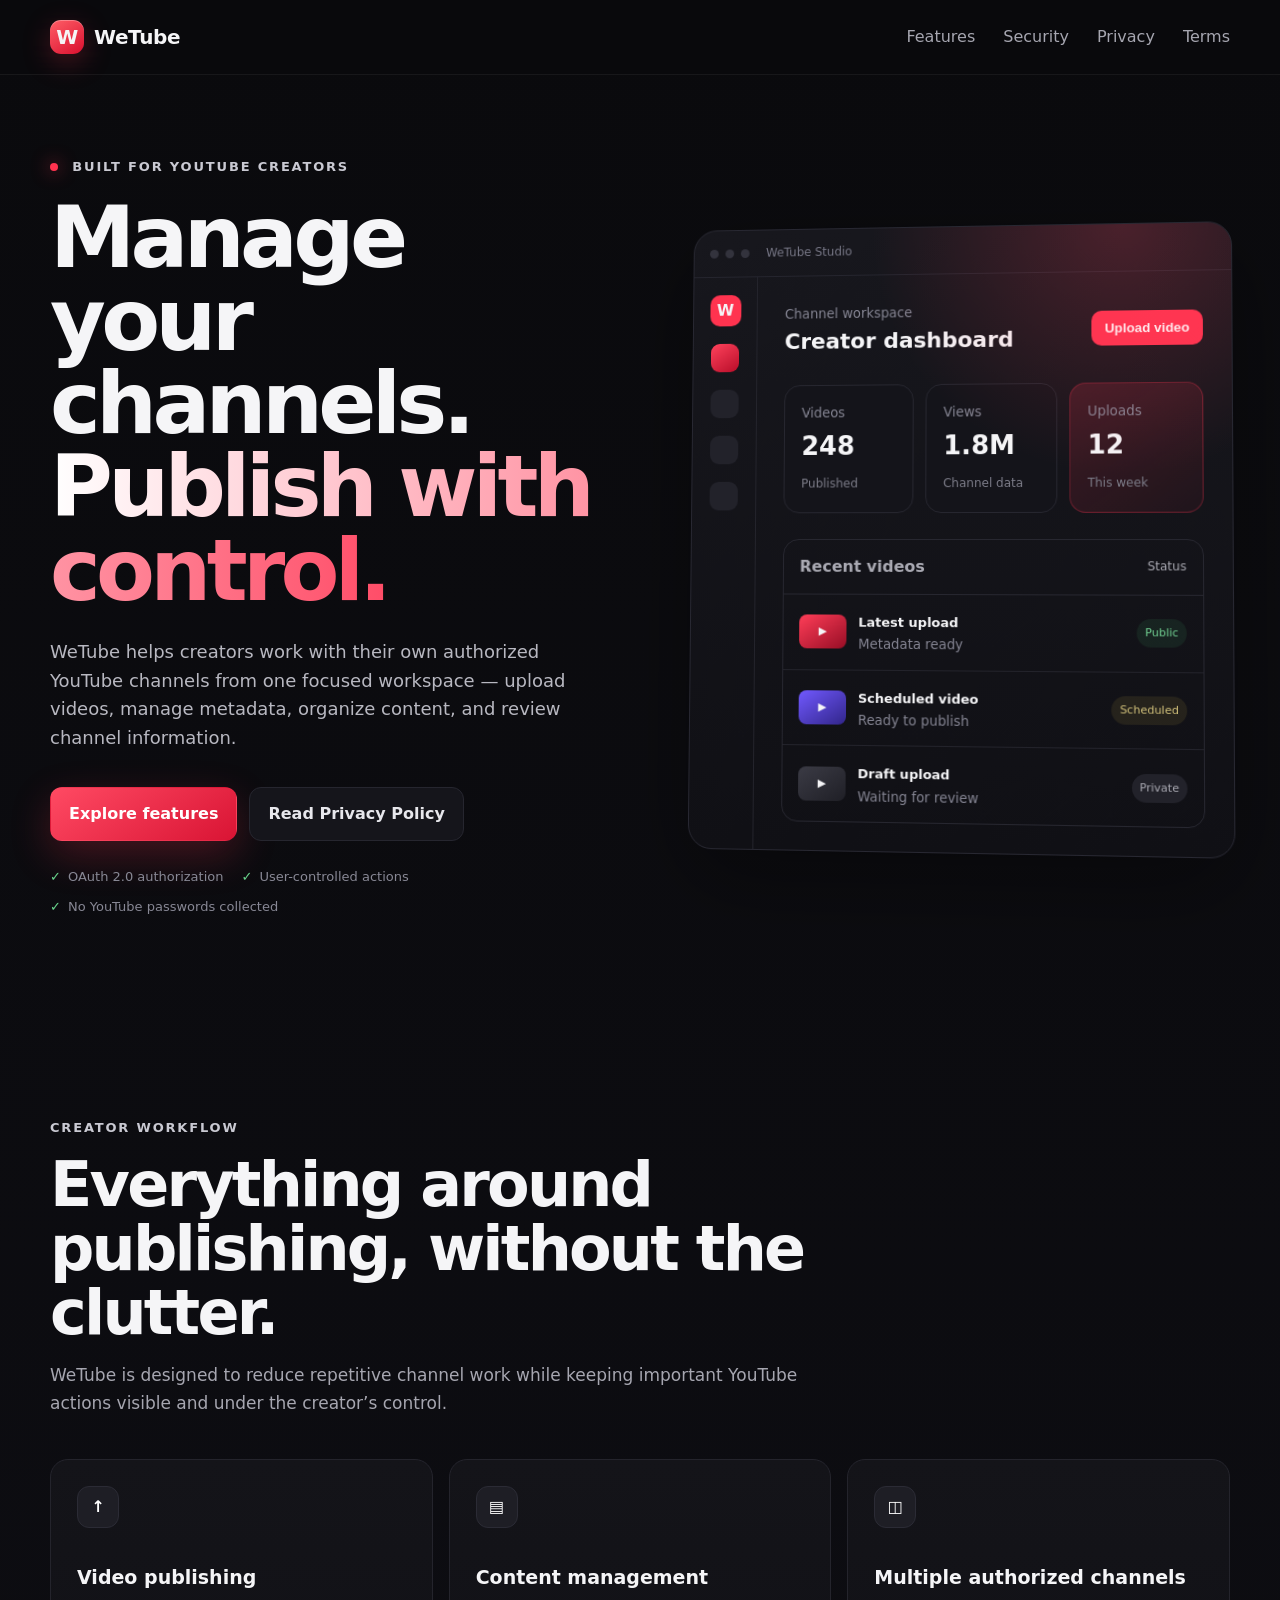
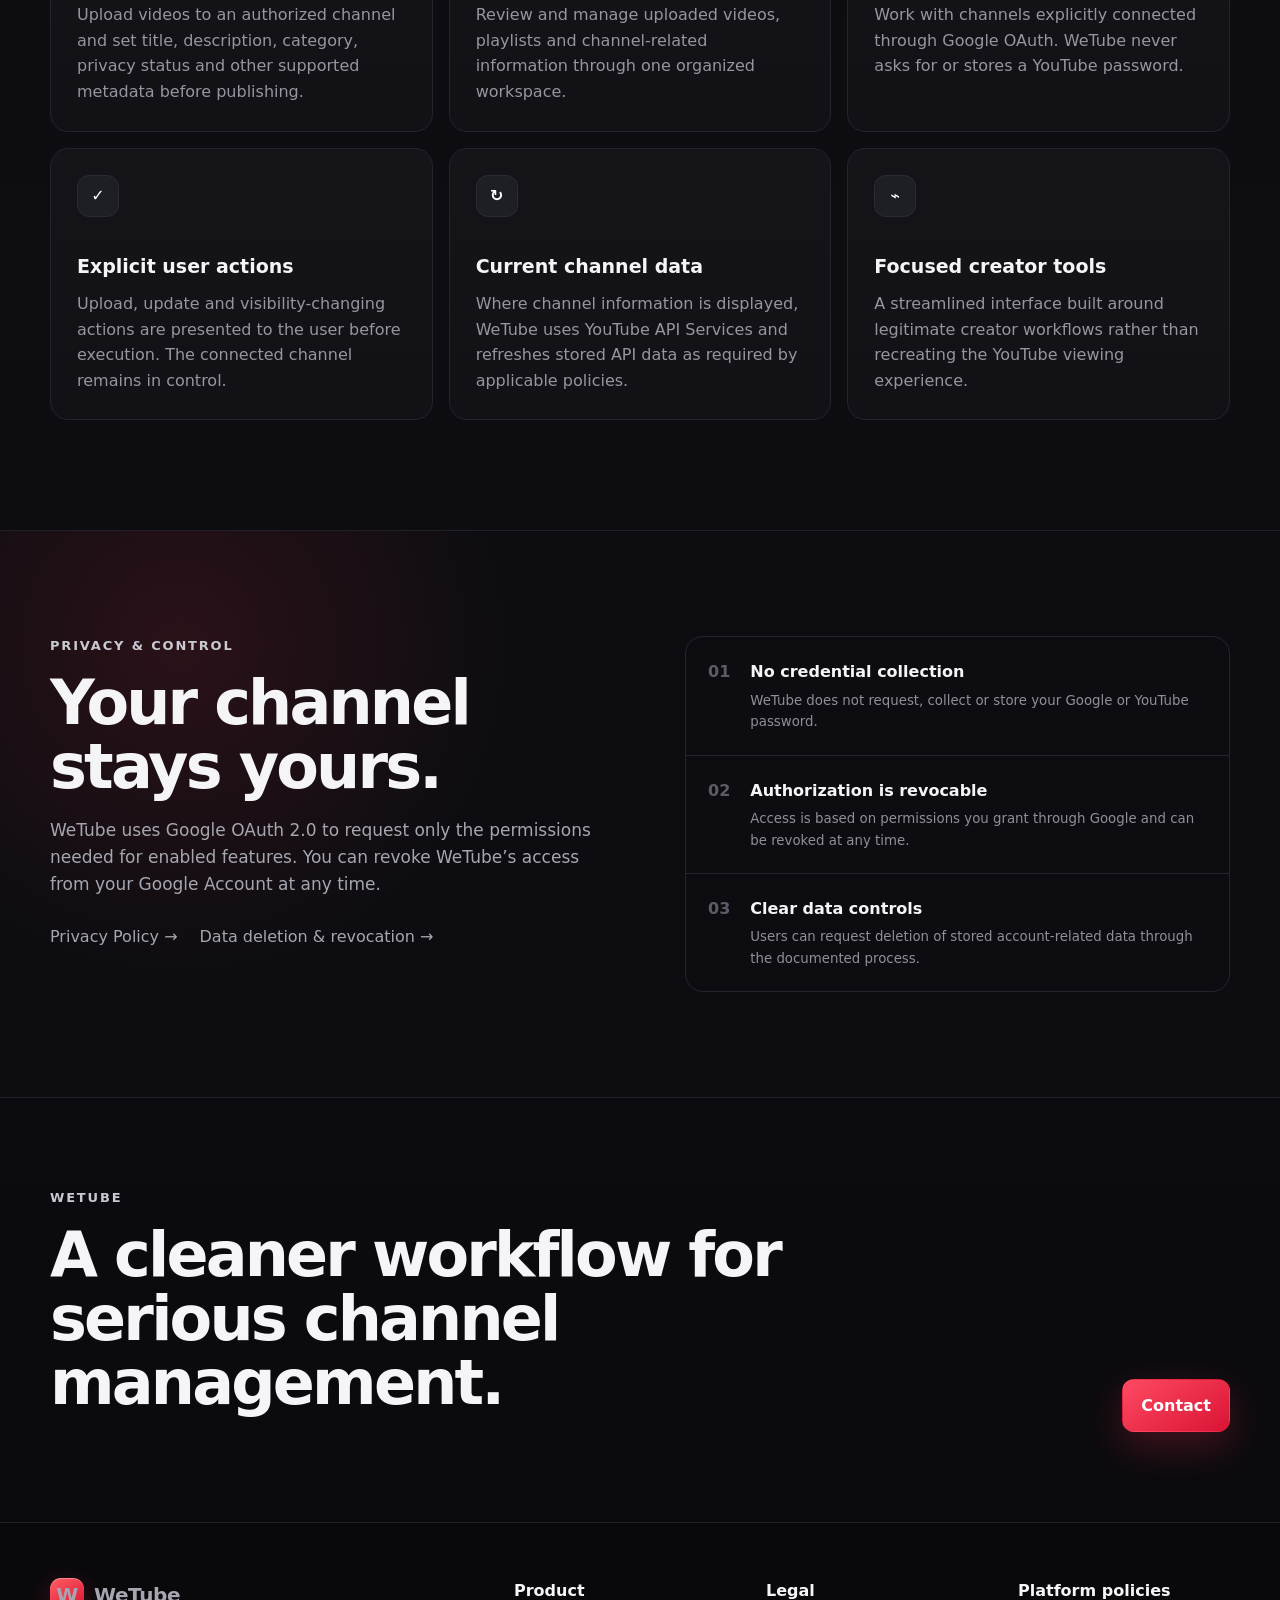
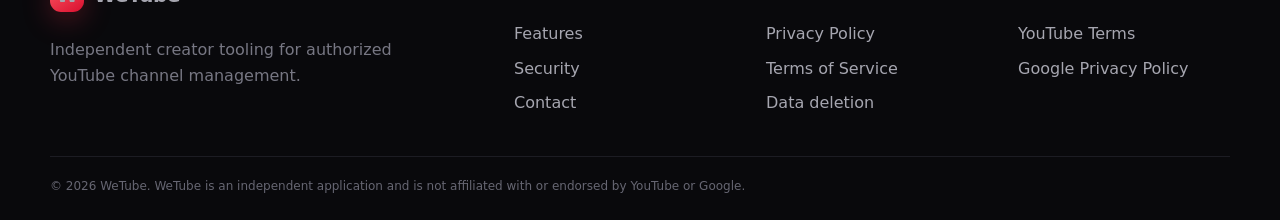
<file: index.html>
<!doctype html>
<html lang="en">
<head>
  <meta charset="utf-8">
  <meta name="viewport" content="width=device-width, initial-scale=1">
  <meta name="description" content="WeTube is a creator-focused tool for managing authorized YouTube channels and publishing videos with clear user control.">
  <meta name="theme-color" content="#0d0d10">
  <title>WeTube — YouTube channel management, simplified</title>
  <link rel="icon" href="/assets/favicon.svg" type="image/svg+xml">
  <link rel="stylesheet" href="/assets/style.css">
</head>
<body>
  <header class="site-header">
    <div class="shell nav-wrap">
      <a class="brand" href="/" aria-label="WeTube home">
        <span class="brand-mark" aria-hidden="true">W</span>
        <span>WeTube</span>
      </a>
      <nav class="nav" aria-label="Primary navigation">
        <a href="#features">Features</a>
        <a href="#security">Security</a>
        <a href="/privacy/">Privacy</a>
        <a href="/terms/">Terms</a>
      </nav>
    </div>
  </header>

  <main>
    <section class="hero shell">
      <div class="hero-copy">
        <div class="eyebrow"><span class="dot"></span> Built for YouTube creators</div>
        <h1>Manage your channels.<br><span>Publish with control.</span></h1>
        <p class="lead">WeTube helps creators work with their own authorized YouTube channels from one focused workspace — upload videos, manage metadata, organize content, and review channel information.</p>
        <div class="hero-actions">
          <a class="button primary" href="#features">Explore features</a>
          <a class="button ghost" href="/privacy/">Read Privacy Policy</a>
        </div>
        <div class="trust-row">
          <span>OAuth 2.0 authorization</span>
          <span>User-controlled actions</span>
          <span>No YouTube passwords collected</span>
        </div>
      </div>

      <div class="product-card" aria-label="WeTube product preview">
        <div class="window-bar"><span></span><span></span><span></span><div class="window-title">WeTube Studio</div></div>
        <div class="app-grid">
          <aside class="sidebar">
            <div class="mini-brand"><b>W</b></div>
            <div class="side-item active"></div>
            <div class="side-item"></div>
            <div class="side-item"></div>
            <div class="side-item"></div>
          </aside>
          <div class="dashboard">
            <div class="dash-head"><div><small>Channel workspace</small><strong>Creator dashboard</strong></div><button>Upload video</button></div>
            <div class="stats">
              <div class="stat"><small>Videos</small><b>248</b><i>Published</i></div>
              <div class="stat"><small>Views</small><b>1.8M</b><i>Channel data</i></div>
              <div class="stat accent"><small>Uploads</small><b>12</b><i>This week</i></div>
            </div>
            <div class="content-panel">
              <div class="panel-title"><strong>Recent videos</strong><span>Status</span></div>
              <div class="video-row"><div class="thumb"><span>▶</span></div><div><b>Latest upload</b><small>Metadata ready</small></div><em>Public</em></div>
              <div class="video-row"><div class="thumb alt"><span>▶</span></div><div><b>Scheduled video</b><small>Ready to publish</small></div><em class="scheduled">Scheduled</em></div>
              <div class="video-row"><div class="thumb dark"><span>▶</span></div><div><b>Draft upload</b><small>Waiting for review</small></div><em class="draft">Private</em></div>
            </div>
          </div>
        </div>
      </div>
    </section>

    <section class="section shell" id="features">
      <div class="section-heading">
        <div class="eyebrow">Creator workflow</div>
        <h2>Everything around publishing, without the clutter.</h2>
        <p>WeTube is designed to reduce repetitive channel work while keeping important YouTube actions visible and under the creator’s control.</p>
      </div>
      <div class="feature-grid">
        <article class="feature-card"><div class="icon">↑</div><h3>Video publishing</h3><p>Upload videos to an authorized channel and set title, description, category, privacy status and other supported metadata before publishing.</p></article>
        <article class="feature-card"><div class="icon">▤</div><h3>Content management</h3><p>Review and manage uploaded videos, playlists and channel-related information through one organized workspace.</p></article>
        <article class="feature-card"><div class="icon">◫</div><h3>Multiple authorized channels</h3><p>Work with channels explicitly connected through Google OAuth. WeTube never asks for or stores a YouTube password.</p></article>
        <article class="feature-card"><div class="icon">✓</div><h3>Explicit user actions</h3><p>Upload, update and visibility-changing actions are presented to the user before execution. The connected channel remains in control.</p></article>
        <article class="feature-card"><div class="icon">↻</div><h3>Current channel data</h3><p>Where channel information is displayed, WeTube uses YouTube API Services and refreshes stored API data as required by applicable policies.</p></article>
        <article class="feature-card"><div class="icon">⌁</div><h3>Focused creator tools</h3><p>A streamlined interface built around legitimate creator workflows rather than recreating the YouTube viewing experience.</p></article>
      </div>
    </section>

    <section class="security-section" id="security">
      <div class="shell security-grid">
        <div>
          <div class="eyebrow">Privacy & control</div>
          <h2>Your channel stays yours.</h2>
          <p>WeTube uses Google OAuth 2.0 to request only the permissions needed for enabled features. You can revoke WeTube’s access from your Google Account at any time.</p>
          <div class="security-links"><a href="/privacy/">Privacy Policy →</a><a href="/data-deletion/">Data deletion & revocation →</a></div>
        </div>
        <div class="security-list">
          <div><b>01</b><span><strong>No credential collection</strong><small>WeTube does not request, collect or store your Google or YouTube password.</small></span></div>
          <div><b>02</b><span><strong>Authorization is revocable</strong><small>Access is based on permissions you grant through Google and can be revoked at any time.</small></span></div>
          <div><b>03</b><span><strong>Clear data controls</strong><small>Users can request deletion of stored account-related data through the documented process.</small></span></div>
        </div>
      </div>
    </section>

    <section class="cta shell">
      <div><div class="eyebrow">WeTube</div><h2>A cleaner workflow for serious channel management.</h2></div>
      <a class="button primary" href="/contact/">Contact</a>
    </section>
  </main>

  <footer class="footer">
    <div class="shell footer-grid">
      <div><a class="brand" href="/"><span class="brand-mark">W</span><span>WeTube</span></a><p>Independent creator tooling for authorized YouTube channel management.</p></div>
      <div><b>Product</b><a href="#features">Features</a><a href="#security">Security</a><a href="/contact/">Contact</a></div>
      <div><b>Legal</b><a href="/privacy/">Privacy Policy</a><a href="/terms/">Terms of Service</a><a href="/data-deletion/">Data deletion</a></div>
      <div><b>Platform policies</b><a href="https://www.youtube.com/t/terms" rel="noopener">YouTube Terms</a><a href="https://policies.google.com/privacy" rel="noopener">Google Privacy Policy</a></div>
    </div>
    <div class="shell copyright">© 2026 WeTube. WeTube is an independent application and is not affiliated with or endorsed by YouTube or Google.</div>
  </footer>
</body>
</html>
</file>
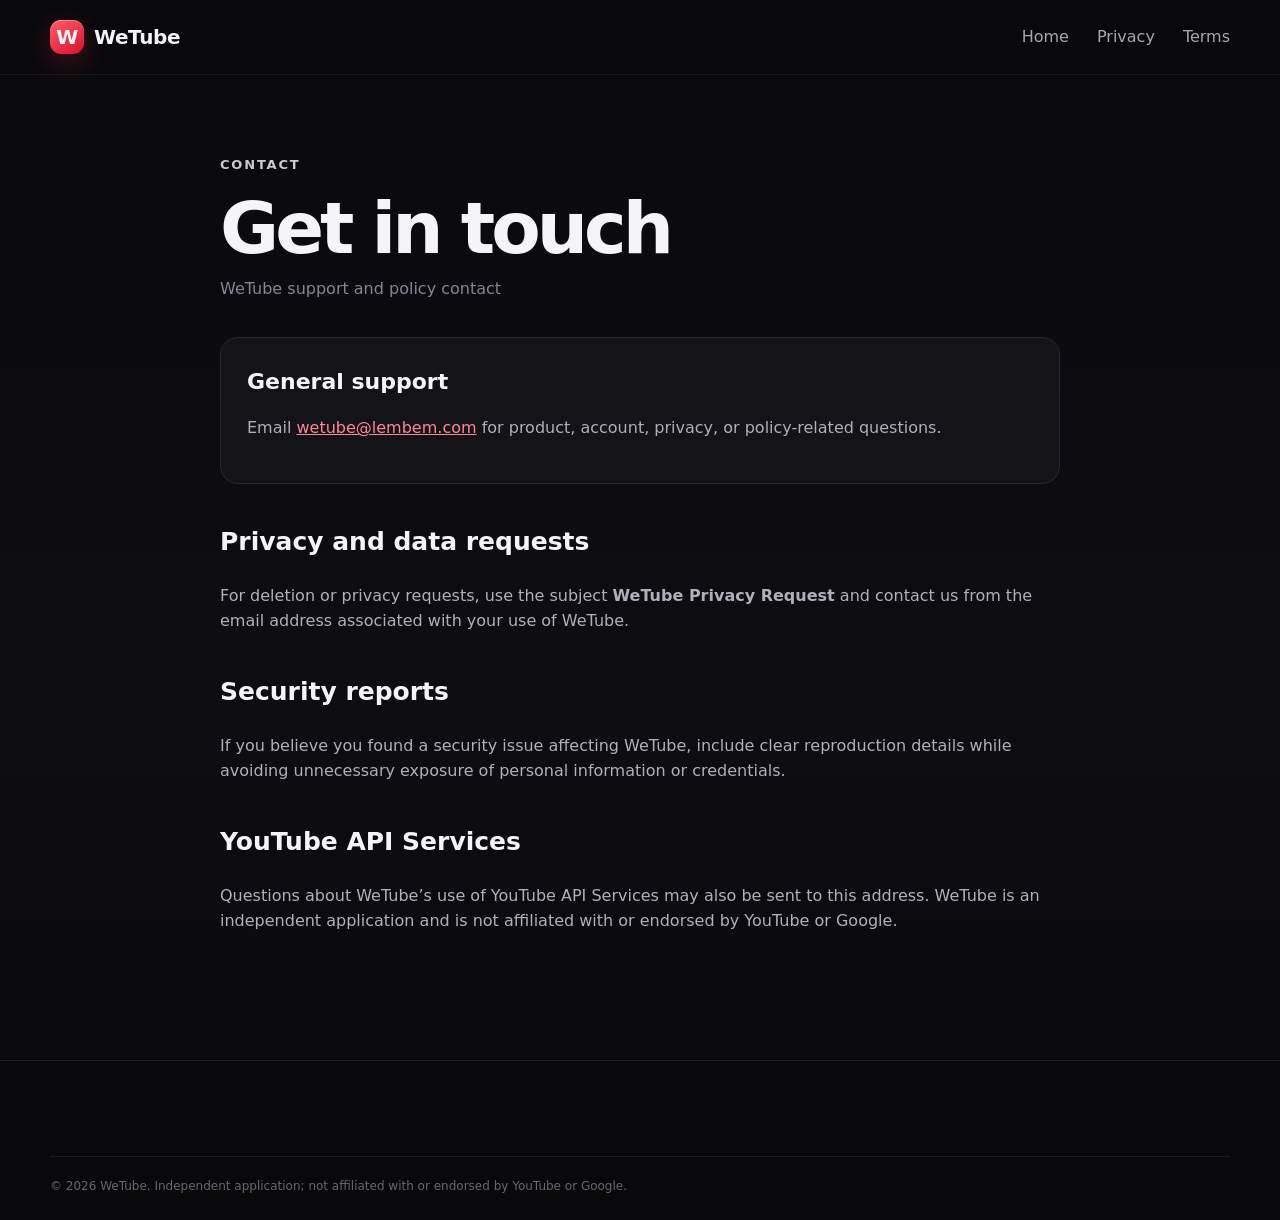
<file: contact/index.html>
<!doctype html><html lang="en"><head><meta charset="utf-8"><meta name="viewport" content="width=device-width,initial-scale=1"><meta name="theme-color" content="#0d0d10"><title>Contact — WeTube</title><link rel="icon" href="/assets/favicon.svg" type="image/svg+xml"><link rel="stylesheet" href="/assets/style.css"></head><body><header class="site-header"><div class="shell nav-wrap"><a class="brand" href="/"><span class="brand-mark">W</span><span>WeTube</span></a><nav class="nav"><a href="/">Home</a><a href="/privacy/">Privacy</a><a href="/terms/">Terms</a></nav></div></header><main class="legal"><div class="shell legal-wrap"><div class="eyebrow">Contact</div><h1>Get in touch</h1><div class="updated">WeTube support and policy contact</div><div class="contact-card"><strong>General support</strong><p>Email <a href="mailto:wetube@lembem.com">wetube@lembem.com</a> for product, account, privacy, or policy-related questions.</p></div><h2>Privacy and data requests</h2><p>For deletion or privacy requests, use the subject <strong>WeTube Privacy Request</strong> and contact us from the email address associated with your use of WeTube.</p><h2>Security reports</h2><p>If you believe you found a security issue affecting WeTube, include clear reproduction details while avoiding unnecessary exposure of personal information or credentials.</p><h2>YouTube API Services</h2><p>Questions about WeTube’s use of YouTube API Services may also be sent to this address. WeTube is an independent application and is not affiliated with or endorsed by YouTube or Google.</p></div></main><footer class="footer"><div class="shell copyright">© 2026 WeTube. Independent application; not affiliated with or endorsed by YouTube or Google.</div></footer></body></html>
</file>
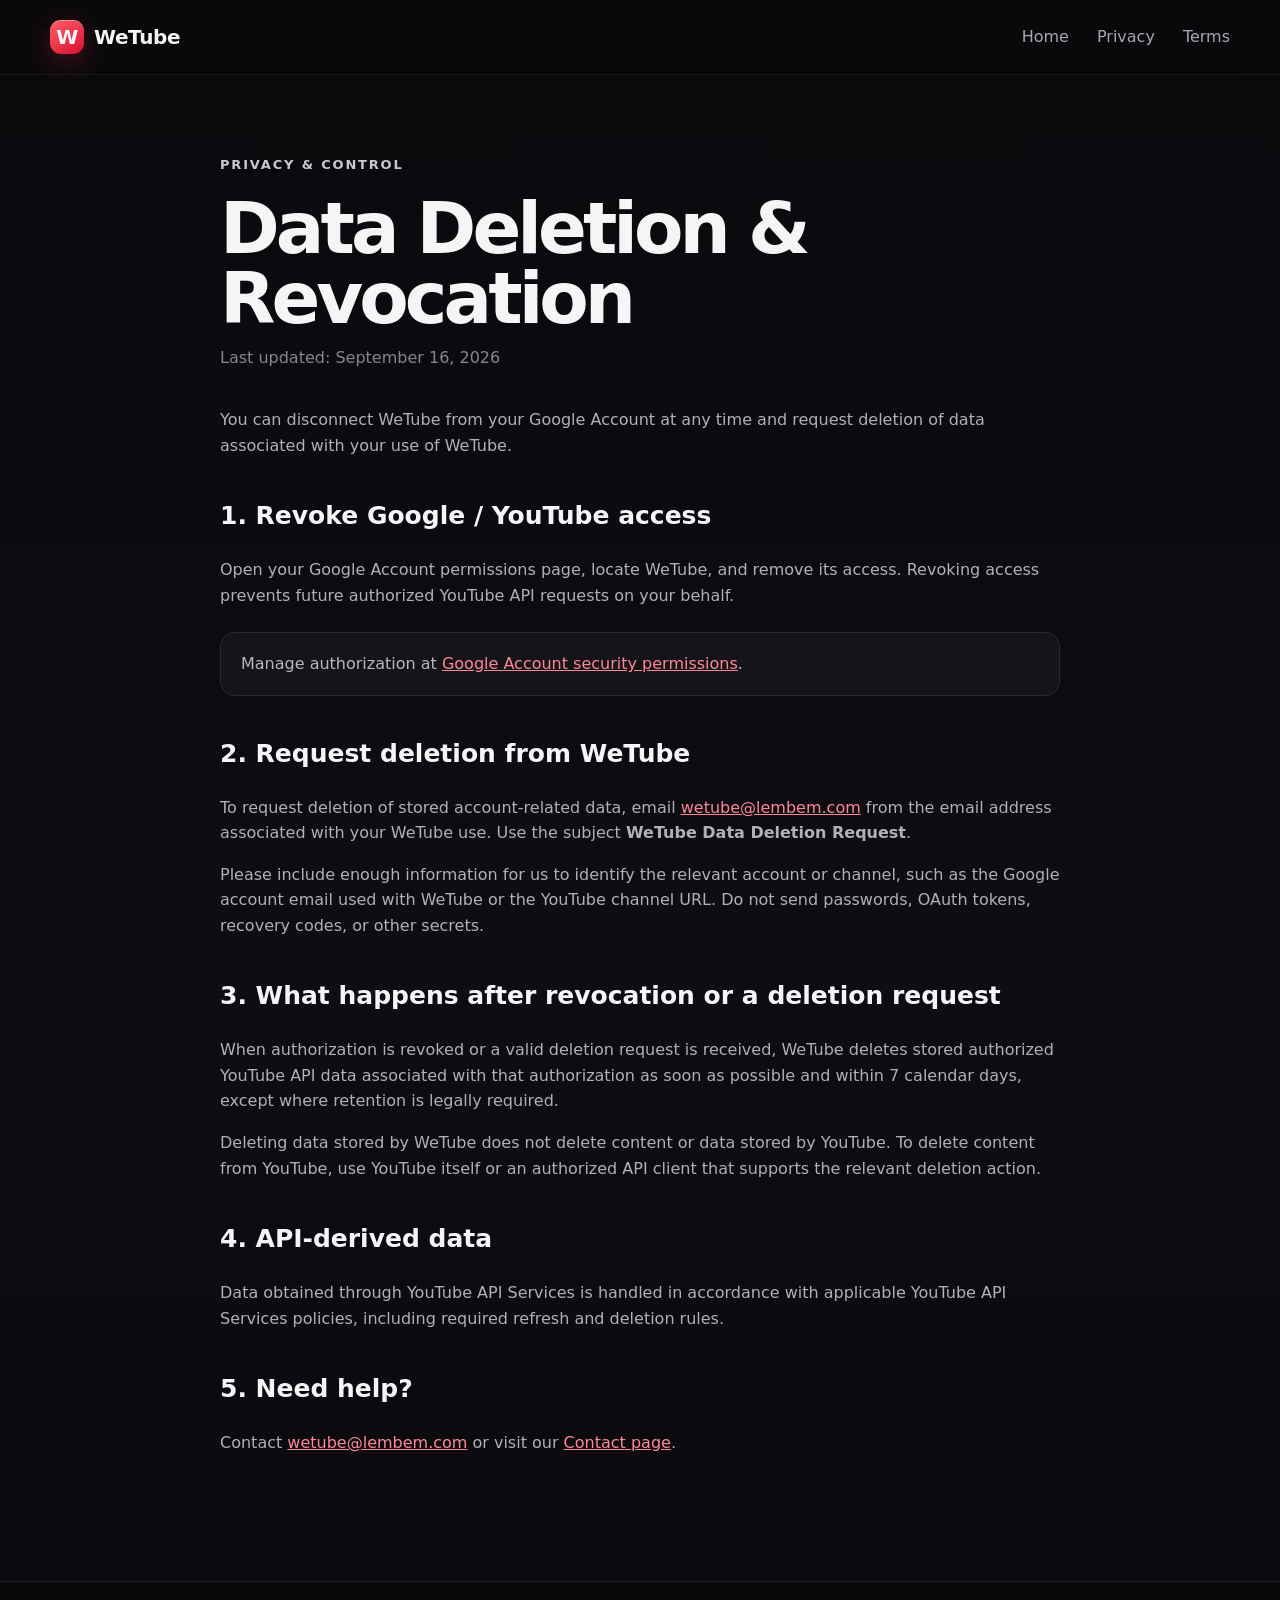
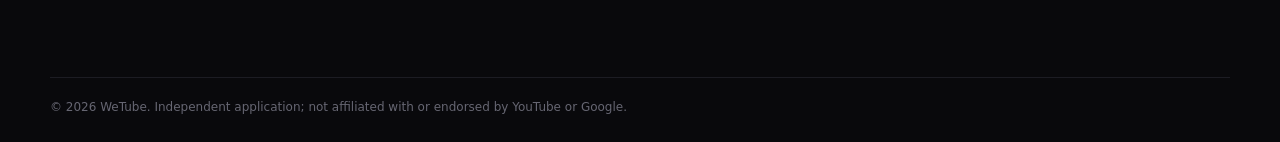
<file: data-deletion/index.html>
<!doctype html><html lang="en"><head><meta charset="utf-8"><meta name="viewport" content="width=device-width,initial-scale=1"><meta name="theme-color" content="#0d0d10"><title>Data Deletion & Revocation — WeTube</title><link rel="icon" href="/assets/favicon.svg" type="image/svg+xml"><link rel="stylesheet" href="/assets/style.css"></head><body><header class="site-header"><div class="shell nav-wrap"><a class="brand" href="/"><span class="brand-mark">W</span><span>WeTube</span></a><nav class="nav"><a href="/">Home</a><a href="/privacy/">Privacy</a><a href="/terms/">Terms</a></nav></div></header><main class="legal"><div class="shell legal-wrap"><div class="eyebrow">Privacy & control</div><h1>Data Deletion & Revocation</h1><div class="updated">Last updated: September 16, 2026</div><p>You can disconnect WeTube from your Google Account at any time and request deletion of data associated with your use of WeTube.</p><h2>1. Revoke Google / YouTube access</h2><p>Open your Google Account permissions page, locate WeTube, and remove its access. Revoking access prevents future authorized YouTube API requests on your behalf.</p><div class="notice">Manage authorization at <a href="https://security.google.com/settings/security/permissions" rel="noopener">Google Account security permissions</a>.</div><h2>2. Request deletion from WeTube</h2><p>To request deletion of stored account-related data, email <a href="mailto:wetube@lembem.com">wetube@lembem.com</a> from the email address associated with your WeTube use. Use the subject <strong>WeTube Data Deletion Request</strong>.</p><p>Please include enough information for us to identify the relevant account or channel, such as the Google account email used with WeTube or the YouTube channel URL. Do not send passwords, OAuth tokens, recovery codes, or other secrets.</p><h2>3. What happens after revocation or a deletion request</h2><p>When authorization is revoked or a valid deletion request is received, WeTube deletes stored authorized YouTube API data associated with that authorization as soon as possible and within 7 calendar days, except where retention is legally required.</p><p>Deleting data stored by WeTube does not delete content or data stored by YouTube. To delete content from YouTube, use YouTube itself or an authorized API client that supports the relevant deletion action.</p><h2>4. API-derived data</h2><p>Data obtained through YouTube API Services is handled in accordance with applicable YouTube API Services policies, including required refresh and deletion rules.</p><h2>5. Need help?</h2><p>Contact <a href="mailto:wetube@lembem.com">wetube@lembem.com</a> or visit our <a href="/contact/">Contact page</a>.</p></div></main><footer class="footer"><div class="shell copyright">© 2026 WeTube. Independent application; not affiliated with or endorsed by YouTube or Google.</div></footer></body></html>
</file>
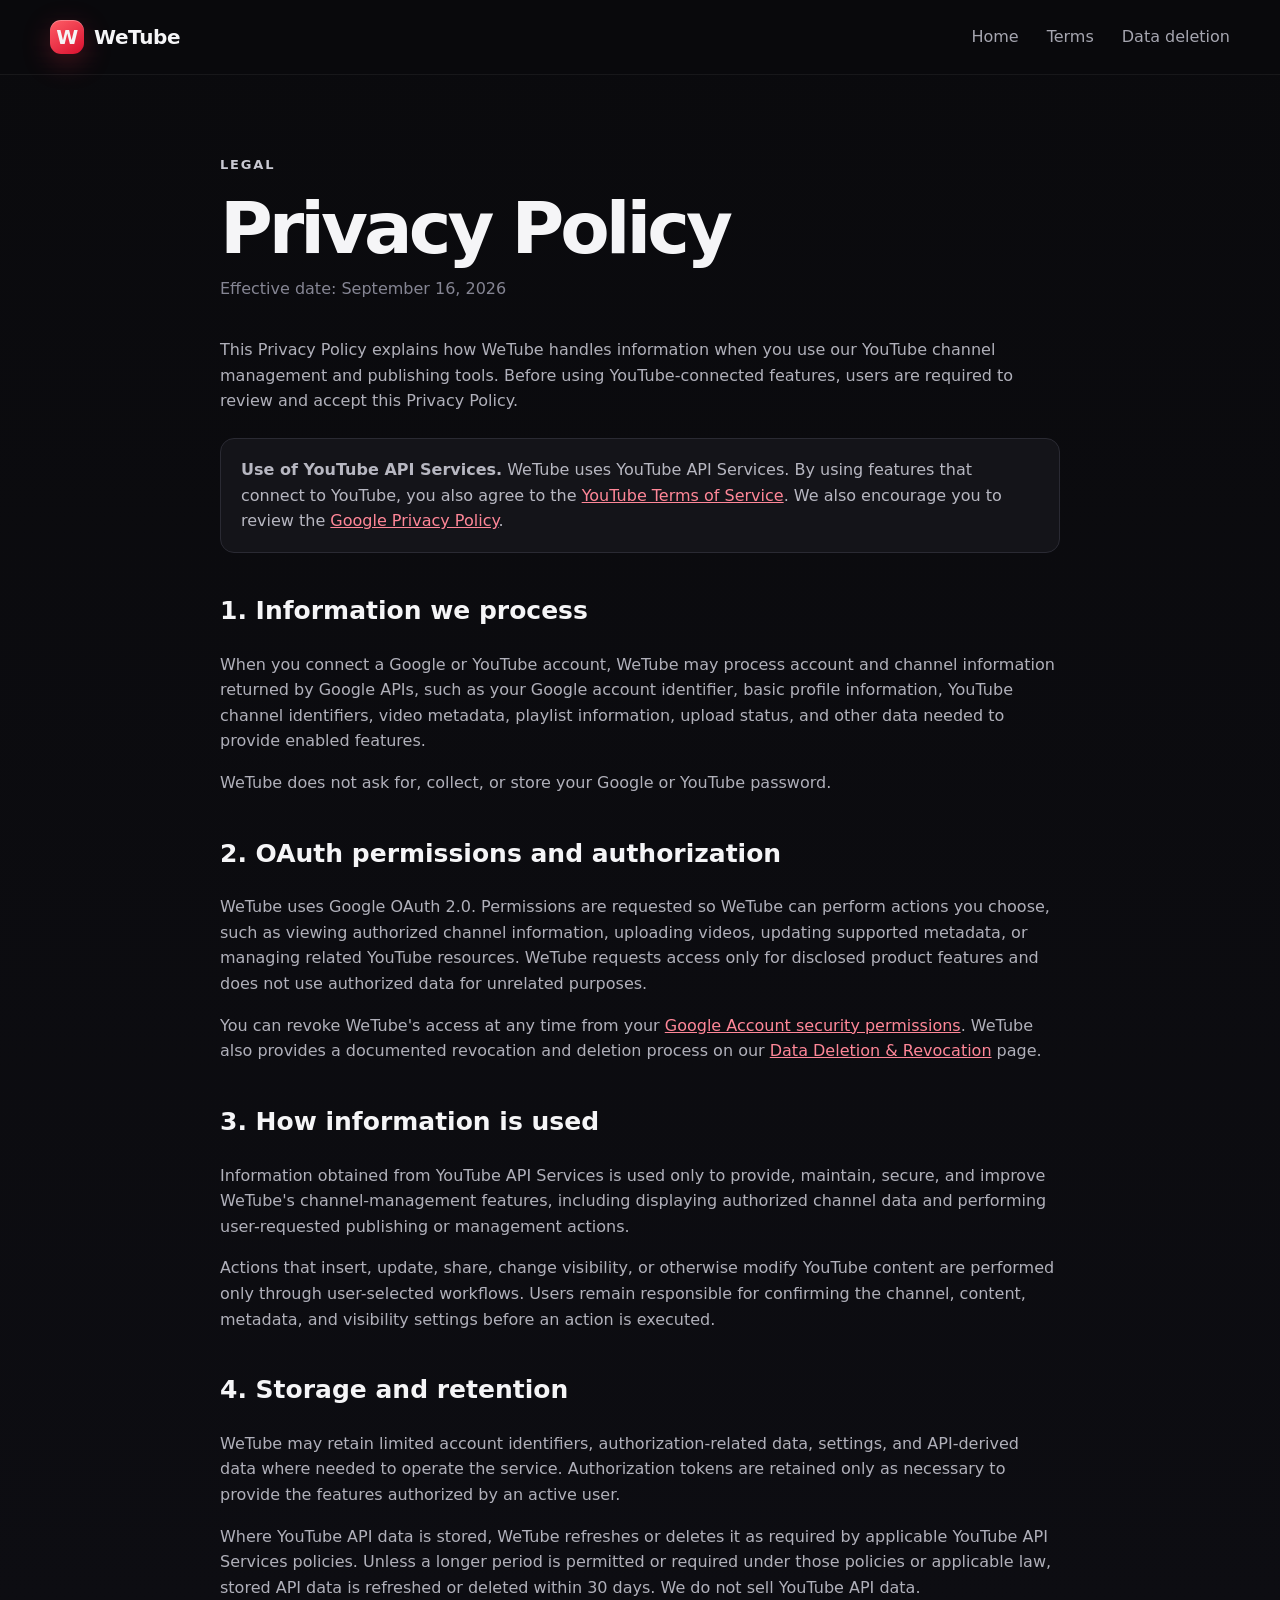
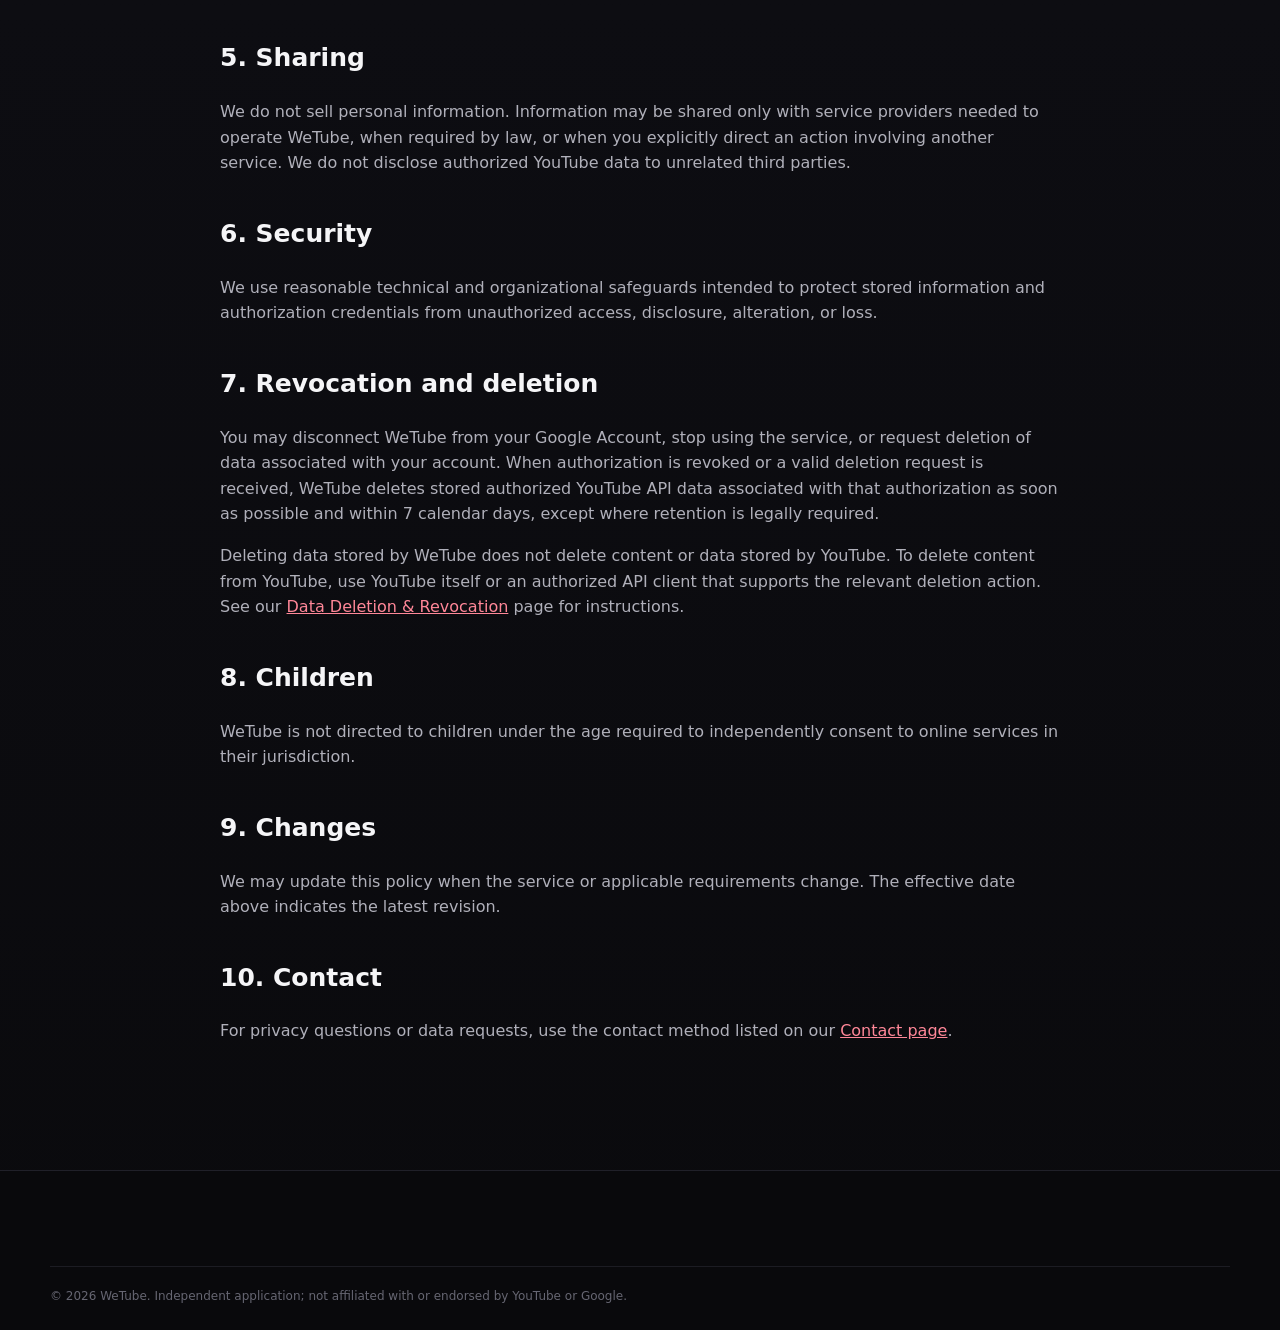
<file: privacy/index.html>
<!doctype html><html lang="en"><head><meta charset="utf-8"><meta name="viewport" content="width=device-width,initial-scale=1"><meta name="theme-color" content="#0d0d10"><title>Privacy Policy — WeTube</title><link rel="icon" href="/assets/favicon.svg" type="image/svg+xml"><link rel="stylesheet" href="/assets/style.css"></head><body><header class="site-header"><div class="shell nav-wrap"><a class="brand" href="/"><span class="brand-mark">W</span><span>WeTube</span></a><nav class="nav"><a href="/">Home</a><a href="/terms/">Terms</a><a href="/data-deletion/">Data deletion</a></nav></div></header><main class="legal"><div class="shell legal-wrap"><div class="eyebrow">Legal</div><h1>Privacy Policy</h1><div class="updated">Effective date: September 16, 2026</div><p>This Privacy Policy explains how WeTube handles information when you use our YouTube channel management and publishing tools. Before using YouTube-connected features, users are required to review and accept this Privacy Policy.</p><div class="notice"><strong>Use of YouTube API Services.</strong> WeTube uses YouTube API Services. By using features that connect to YouTube, you also agree to the <a href="https://www.youtube.com/t/terms" rel="noopener">YouTube Terms of Service</a>. We also encourage you to review the <a href="https://policies.google.com/privacy" rel="noopener">Google Privacy Policy</a>.</div><h2>1. Information we process</h2><p>When you connect a Google or YouTube account, WeTube may process account and channel information returned by Google APIs, such as your Google account identifier, basic profile information, YouTube channel identifiers, video metadata, playlist information, upload status, and other data needed to provide enabled features.</p><p>WeTube does not ask for, collect, or store your Google or YouTube password.</p><h2>2. OAuth permissions and authorization</h2><p>WeTube uses Google OAuth 2.0. Permissions are requested so WeTube can perform actions you choose, such as viewing authorized channel information, uploading videos, updating supported metadata, or managing related YouTube resources. WeTube requests access only for disclosed product features and does not use authorized data for unrelated purposes.</p><p>You can revoke WeTube's access at any time from your <a href="https://security.google.com/settings/security/permissions" rel="noopener">Google Account security permissions</a>. WeTube also provides a documented revocation and deletion process on our <a href="/data-deletion/">Data Deletion &amp; Revocation</a> page.</p><h2>3. How information is used</h2><p>Information obtained from YouTube API Services is used only to provide, maintain, secure, and improve WeTube's channel-management features, including displaying authorized channel data and performing user-requested publishing or management actions.</p><p>Actions that insert, update, share, change visibility, or otherwise modify YouTube content are performed only through user-selected workflows. Users remain responsible for confirming the channel, content, metadata, and visibility settings before an action is executed.</p><h2>4. Storage and retention</h2><p>WeTube may retain limited account identifiers, authorization-related data, settings, and API-derived data where needed to operate the service. Authorization tokens are retained only as necessary to provide the features authorized by an active user.</p><p>Where YouTube API data is stored, WeTube refreshes or deletes it as required by applicable YouTube API Services policies. Unless a longer period is permitted or required under those policies or applicable law, stored API data is refreshed or deleted within 30 days. We do not sell YouTube API data.</p><h2>5. Sharing</h2><p>We do not sell personal information. Information may be shared only with service providers needed to operate WeTube, when required by law, or when you explicitly direct an action involving another service. We do not disclose authorized YouTube data to unrelated third parties.</p><h2>6. Security</h2><p>We use reasonable technical and organizational safeguards intended to protect stored information and authorization credentials from unauthorized access, disclosure, alteration, or loss.</p><h2>7. Revocation and deletion</h2><p>You may disconnect WeTube from your Google Account, stop using the service, or request deletion of data associated with your account. When authorization is revoked or a valid deletion request is received, WeTube deletes stored authorized YouTube API data associated with that authorization as soon as possible and within 7 calendar days, except where retention is legally required.</p><p>Deleting data stored by WeTube does not delete content or data stored by YouTube. To delete content from YouTube, use YouTube itself or an authorized API client that supports the relevant deletion action. See our <a href="/data-deletion/">Data Deletion &amp; Revocation</a> page for instructions.</p><h2>8. Children</h2><p>WeTube is not directed to children under the age required to independently consent to online services in their jurisdiction.</p><h2>9. Changes</h2><p>We may update this policy when the service or applicable requirements change. The effective date above indicates the latest revision.</p><h2>10. Contact</h2><p>For privacy questions or data requests, use the contact method listed on our <a href="/contact/">Contact page</a>.</p></div></main><footer class="footer"><div class="shell copyright">© 2026 WeTube. Independent application; not affiliated with or endorsed by YouTube or Google.</div></footer></body></html>
</file>
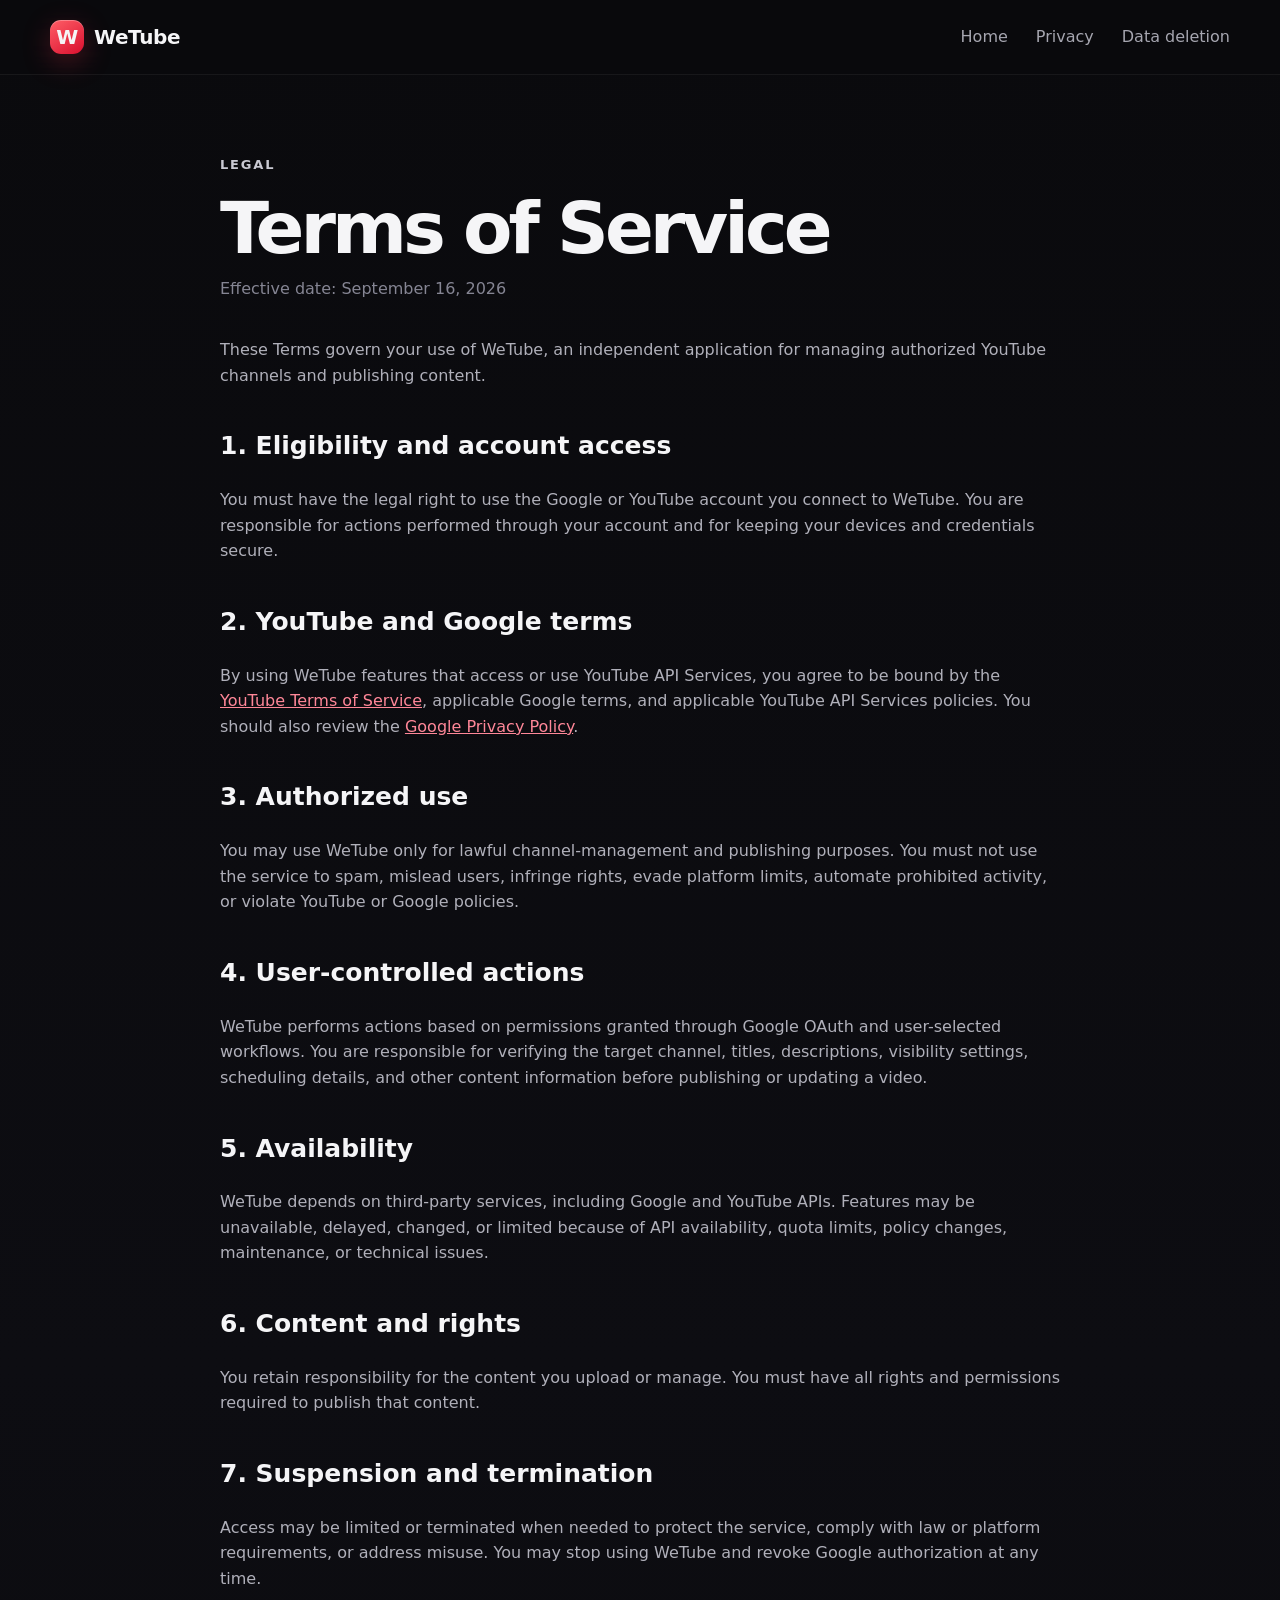
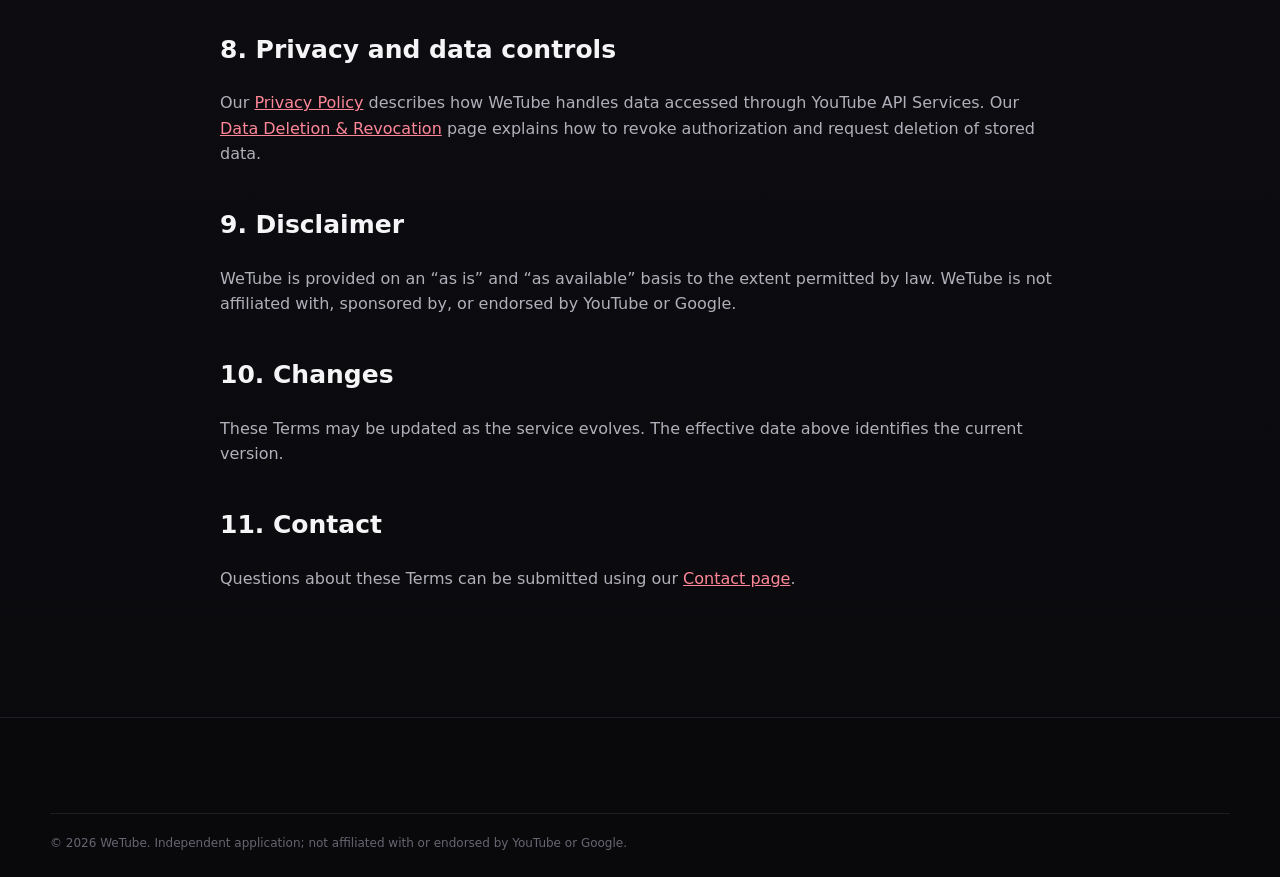
<file: terms/index.html>
<!doctype html><html lang="en"><head><meta charset="utf-8"><meta name="viewport" content="width=device-width,initial-scale=1"><meta name="theme-color" content="#0d0d10"><title>Terms of Service — WeTube</title><link rel="icon" href="/assets/favicon.svg" type="image/svg+xml"><link rel="stylesheet" href="/assets/style.css"></head><body><header class="site-header"><div class="shell nav-wrap"><a class="brand" href="/"><span class="brand-mark">W</span><span>WeTube</span></a><nav class="nav"><a href="/">Home</a><a href="/privacy/">Privacy</a><a href="/data-deletion/">Data deletion</a></nav></div></header><main class="legal"><div class="shell legal-wrap"><div class="eyebrow">Legal</div><h1>Terms of Service</h1><div class="updated">Effective date: September 16, 2026</div><p>These Terms govern your use of WeTube, an independent application for managing authorized YouTube channels and publishing content.</p><h2>1. Eligibility and account access</h2><p>You must have the legal right to use the Google or YouTube account you connect to WeTube. You are responsible for actions performed through your account and for keeping your devices and credentials secure.</p><h2>2. YouTube and Google terms</h2><p>By using WeTube features that access or use YouTube API Services, you agree to be bound by the <a href="https://www.youtube.com/t/terms" rel="noopener">YouTube Terms of Service</a>, applicable Google terms, and applicable YouTube API Services policies. You should also review the <a href="https://policies.google.com/privacy" rel="noopener">Google Privacy Policy</a>.</p><h2>3. Authorized use</h2><p>You may use WeTube only for lawful channel-management and publishing purposes. You must not use the service to spam, mislead users, infringe rights, evade platform limits, automate prohibited activity, or violate YouTube or Google policies.</p><h2>4. User-controlled actions</h2><p>WeTube performs actions based on permissions granted through Google OAuth and user-selected workflows. You are responsible for verifying the target channel, titles, descriptions, visibility settings, scheduling details, and other content information before publishing or updating a video.</p><h2>5. Availability</h2><p>WeTube depends on third-party services, including Google and YouTube APIs. Features may be unavailable, delayed, changed, or limited because of API availability, quota limits, policy changes, maintenance, or technical issues.</p><h2>6. Content and rights</h2><p>You retain responsibility for the content you upload or manage. You must have all rights and permissions required to publish that content.</p><h2>7. Suspension and termination</h2><p>Access may be limited or terminated when needed to protect the service, comply with law or platform requirements, or address misuse. You may stop using WeTube and revoke Google authorization at any time.</p><h2>8. Privacy and data controls</h2><p>Our <a href="/privacy/">Privacy Policy</a> describes how WeTube handles data accessed through YouTube API Services. Our <a href="/data-deletion/">Data Deletion &amp; Revocation</a> page explains how to revoke authorization and request deletion of stored data.</p><h2>9. Disclaimer</h2><p>WeTube is provided on an “as is” and “as available” basis to the extent permitted by law. WeTube is not affiliated with, sponsored by, or endorsed by YouTube or Google.</p><h2>10. Changes</h2><p>These Terms may be updated as the service evolves. The effective date above identifies the current version.</p><h2>11. Contact</h2><p>Questions about these Terms can be submitted using our <a href="/contact/">Contact page</a>.</p></div></main><footer class="footer"><div class="shell copyright">© 2026 WeTube. Independent application; not affiliated with or endorsed by YouTube or Google.</div></footer></body></html>
</file>
<file: assets/style.css>
:root{--bg:#0b0b0e;--panel:#121218;--panel2:#17171d;--text:#f5f5f7;--muted:#a6a6b0;--line:#26262f;--red:#ff334f;--red2:#ff5f67;--white:#fff;--shadow:0 28px 90px rgba(0,0,0,.38)}*{box-sizing:border-box}html{scroll-behavior:smooth}body{margin:0;font-family:Inter,ui-sans-serif,system-ui,-apple-system,BlinkMacSystemFont,"Segoe UI",sans-serif;background:linear-gradient(180deg,#0a0a0d 0%,#0d0d12 55%,#0a0a0d 100%);color:var(--text);line-height:1.6}.shell{width:min(1180px,calc(100% - 40px));margin:0 auto}.site-header{position:sticky;top:0;z-index:50;background:rgba(10,10,13,.78);backdrop-filter:blur(18px);border-bottom:1px solid rgba(255,255,255,.06)}.nav-wrap{height:74px;display:flex;align-items:center;justify-content:space-between}.brand{display:inline-flex;align-items:center;gap:10px;color:var(--text);text-decoration:none;font-weight:800;font-size:20px;letter-spacing:-.02em}.brand-mark{width:34px;height:34px;border-radius:11px;display:grid;place-items:center;background:linear-gradient(145deg,var(--red2),#d90f2f);box-shadow:inset 0 1px 0 rgba(255,255,255,.3),0 8px 28px rgba(255,51,79,.26);font-weight:900}.nav{display:flex;gap:28px}.nav a,.footer a,.security-links a{color:var(--muted);text-decoration:none}.nav a:hover,.footer a:hover,.security-links a:hover{color:var(--white)}.hero{min-height:760px;display:grid;grid-template-columns:1.02fr .98fr;gap:70px;align-items:center;padding:82px 0 90px}.eyebrow{font-size:13px;text-transform:uppercase;letter-spacing:.14em;font-weight:800;color:#c9c9d2}.eyebrow .dot{display:inline-block;width:8px;height:8px;border-radius:50%;background:var(--red);margin-right:8px;box-shadow:0 0 18px rgba(255,51,79,.8)}h1{font-size:clamp(52px,6.7vw,90px);line-height:.97;letter-spacing:-.055em;margin:18px 0 26px;max-width:760px}h1 span{background:linear-gradient(90deg,#fff 0%,#ff9aa9 58%,#ff4d68 100%);-webkit-background-clip:text;background-clip:text;color:transparent}.lead{max-width:680px;color:#b8b8c1;font-size:18px}.hero-actions{display:flex;gap:12px;margin:34px 0 26px}.button{display:inline-flex;align-items:center;justify-content:center;padding:13px 18px;border-radius:12px;text-decoration:none;font-weight:800;border:1px solid var(--line);transition:.2s}.button.primary{background:linear-gradient(145deg,#ff4a63,#d91434);color:#fff;border-color:transparent;box-shadow:0 14px 40px rgba(255,51,79,.24)}.button.primary:hover{transform:translateY(-1px)}.button.ghost{color:#e7e7ec;background:#15151b}.trust-row{display:flex;flex-wrap:wrap;gap:10px 18px;color:#888895;font-size:13px}.trust-row span:before{content:"✓";color:#69d58d;margin-right:7px}.product-card{border:1px solid #282832;border-radius:24px;background:linear-gradient(180deg,#17171d,#101015);box-shadow:var(--shadow);overflow:hidden;transform:perspective(1200px) rotateY(-4deg) rotateX(2deg);position:relative}.product-card:before{content:"";position:absolute;inset:-1px;background:radial-gradient(circle at 80% 0%,rgba(255,67,95,.22),transparent 33%);pointer-events:none}.window-bar{height:48px;display:flex;align-items:center;gap:7px;padding:0 16px;border-bottom:1px solid #25252e;color:#777786;font-size:12px}.window-bar>span{width:9px;height:9px;border-radius:50%;background:#33333d}.window-title{margin-left:10px}.app-grid{display:grid;grid-template-columns:66px 1fr;min-height:480px}.sidebar{border-right:1px solid #24242c;padding:18px 12px;display:flex;flex-direction:column;align-items:center;gap:18px}.mini-brand b{display:grid;place-items:center;width:32px;height:32px;border-radius:10px;background:var(--red)}.side-item{width:29px;height:29px;border-radius:9px;background:#22222a}.side-item.active{background:linear-gradient(145deg,#ff425c,#b80d29)}.dashboard{padding:28px}.dash-head{display:flex;justify-content:space-between;align-items:center}.dash-head small,.stat small,.video-row small{display:block;color:#858593}.dash-head strong{display:block;font-size:22px}.dash-head button{border:0;border-radius:10px;background:var(--red);color:white;padding:10px 13px;font-weight:800}.stats{display:grid;grid-template-columns:repeat(3,1fr);gap:12px;margin:26px 0}.stat{padding:17px;border:1px solid #272730;background:#14141a;border-radius:16px}.stat b{display:block;font-size:26px;margin:3px 0}.stat i{font-style:normal;color:#7d7d89;font-size:12px}.stat.accent{background:linear-gradient(145deg,rgba(255,52,80,.18),rgba(255,52,80,.05));border-color:rgba(255,52,80,.3)}.content-panel{border:1px solid #272730;border-radius:16px;overflow:hidden}.panel-title,.video-row{display:grid;grid-template-columns:1fr auto;align-items:center;padding:14px 16px}.panel-title{border-bottom:1px solid #272730;color:#aaaab3}.panel-title span{font-size:12px}.video-row{grid-template-columns:48px 1fr auto;gap:12px;border-bottom:1px solid #23232b}.video-row:last-child{border-bottom:0}.thumb{width:48px;height:34px;border-radius:8px;background:linear-gradient(145deg,#ff3e58,#970d25);display:grid;place-items:center;font-size:11px}.thumb.alt{background:linear-gradient(145deg,#7159ff,#31258a)}.thumb.dark{background:linear-gradient(145deg,#3b3b45,#1f1f26)}.video-row b{font-size:13px}.video-row em{font-style:normal;font-size:11px;color:#72d293;background:rgba(73,184,112,.1);padding:5px 8px;border-radius:999px}.video-row em.scheduled{color:#d4c37c;background:rgba(211,184,69,.1)}.video-row em.draft{color:#aaaab3;background:#22222a}.section{padding:110px 0}.section-heading{max-width:760px;margin-bottom:42px}.section h2,.security-section h2,.cta h2{font-size:clamp(38px,5vw,62px);line-height:1.03;letter-spacing:-.045em;margin:14px 0 18px}.section-heading p,.security-section p{color:var(--muted);font-size:17px}.feature-grid{display:grid;grid-template-columns:repeat(3,1fr);gap:16px}.feature-card{background:linear-gradient(180deg,#141419,#111116);border:1px solid #24242c;border-radius:18px;padding:26px;min-height:250px}.feature-card .icon{width:42px;height:42px;border-radius:12px;display:grid;place-items:center;background:#1e1e25;color:#fff;font-weight:900;margin-bottom:34px;border:1px solid #2b2b35}.feature-card h3{margin:0 0 10px;font-size:19px}.feature-card p{margin:0;color:#9696a1}.security-section{border-top:1px solid #202029;border-bottom:1px solid #202029;background:radial-gradient(circle at 14% 20%,rgba(255,51,79,.12),transparent 28%),#0d0d11;padding:105px 0}.security-grid{display:grid;grid-template-columns:1fr 1fr;gap:90px;align-items:start}.security-links{display:flex;gap:22px;margin-top:26px}.security-list{border:1px solid #25252e;border-radius:18px;overflow:hidden}.security-list>div{display:flex;gap:20px;padding:22px;border-bottom:1px solid #25252e}.security-list>div:last-child{border-bottom:0}.security-list b{color:#5c5c68}.security-list strong,.security-list small{display:block}.security-list small{color:#8f8f9a;margin-top:5px}.cta{padding:90px 0;display:flex;align-items:end;justify-content:space-between;gap:40px}.cta h2{max-width:800px}.footer{border-top:1px solid #202029;padding:55px 0 24px;background:#09090c}.footer-grid{display:grid;grid-template-columns:2fr repeat(3,1fr);gap:40px}.footer-grid>div{display:flex;flex-direction:column;gap:9px}.footer p{color:#777783;max-width:370px}.footer b{margin-bottom:8px}.copyright{border-top:1px solid #1c1c23;margin-top:40px;padding-top:20px;color:#666672;font-size:12px}.legal{padding:80px 0 110px}.legal-wrap{max-width:840px}.legal h1{font-size:clamp(44px,6vw,72px);margin-bottom:12px}.legal .updated{color:#858593;margin-bottom:36px}.legal h2{margin-top:38px;font-size:25px}.legal p,.legal li{color:#b0b0ba}.legal a{color:#ff8798}.notice{padding:18px 20px;border:1px solid #2a2a33;border-radius:14px;background:#141419;color:#b7b7c1;margin:24px 0}.contact-card{border:1px solid #282832;background:#131318;border-radius:18px;padding:26px}.contact-card strong{display:block;font-size:22px;margin-bottom:8px}@media(max-width:940px){.hero{grid-template-columns:1fr;gap:45px;padding-top:55px}.product-card{transform:none}.feature-grid{grid-template-columns:1fr 1fr}.security-grid{grid-template-columns:1fr;gap:45px}.footer-grid{grid-template-columns:1fr 1fr}.nav{display:none}}@media(max-width:620px){.shell{width:min(100% - 24px,1180px)}.hero{min-height:auto;padding:42px 0 65px}.hero-actions{flex-direction:column}.button{width:100%}.trust-row{display:grid}.app-grid{grid-template-columns:48px 1fr}.sidebar{padding-inline:8px}.dashboard{padding:16px}.stats{grid-template-columns:1fr}.feature-grid,.footer-grid{grid-template-columns:1fr}.cta{align-items:stretch;flex-direction:column}.security-links{flex-direction:column;gap:10px}.product-card{border-radius:18px}.video-row{grid-template-columns:40px 1fr}.video-row em{grid-column:2}.dash-head button{display:none}}
</file>
